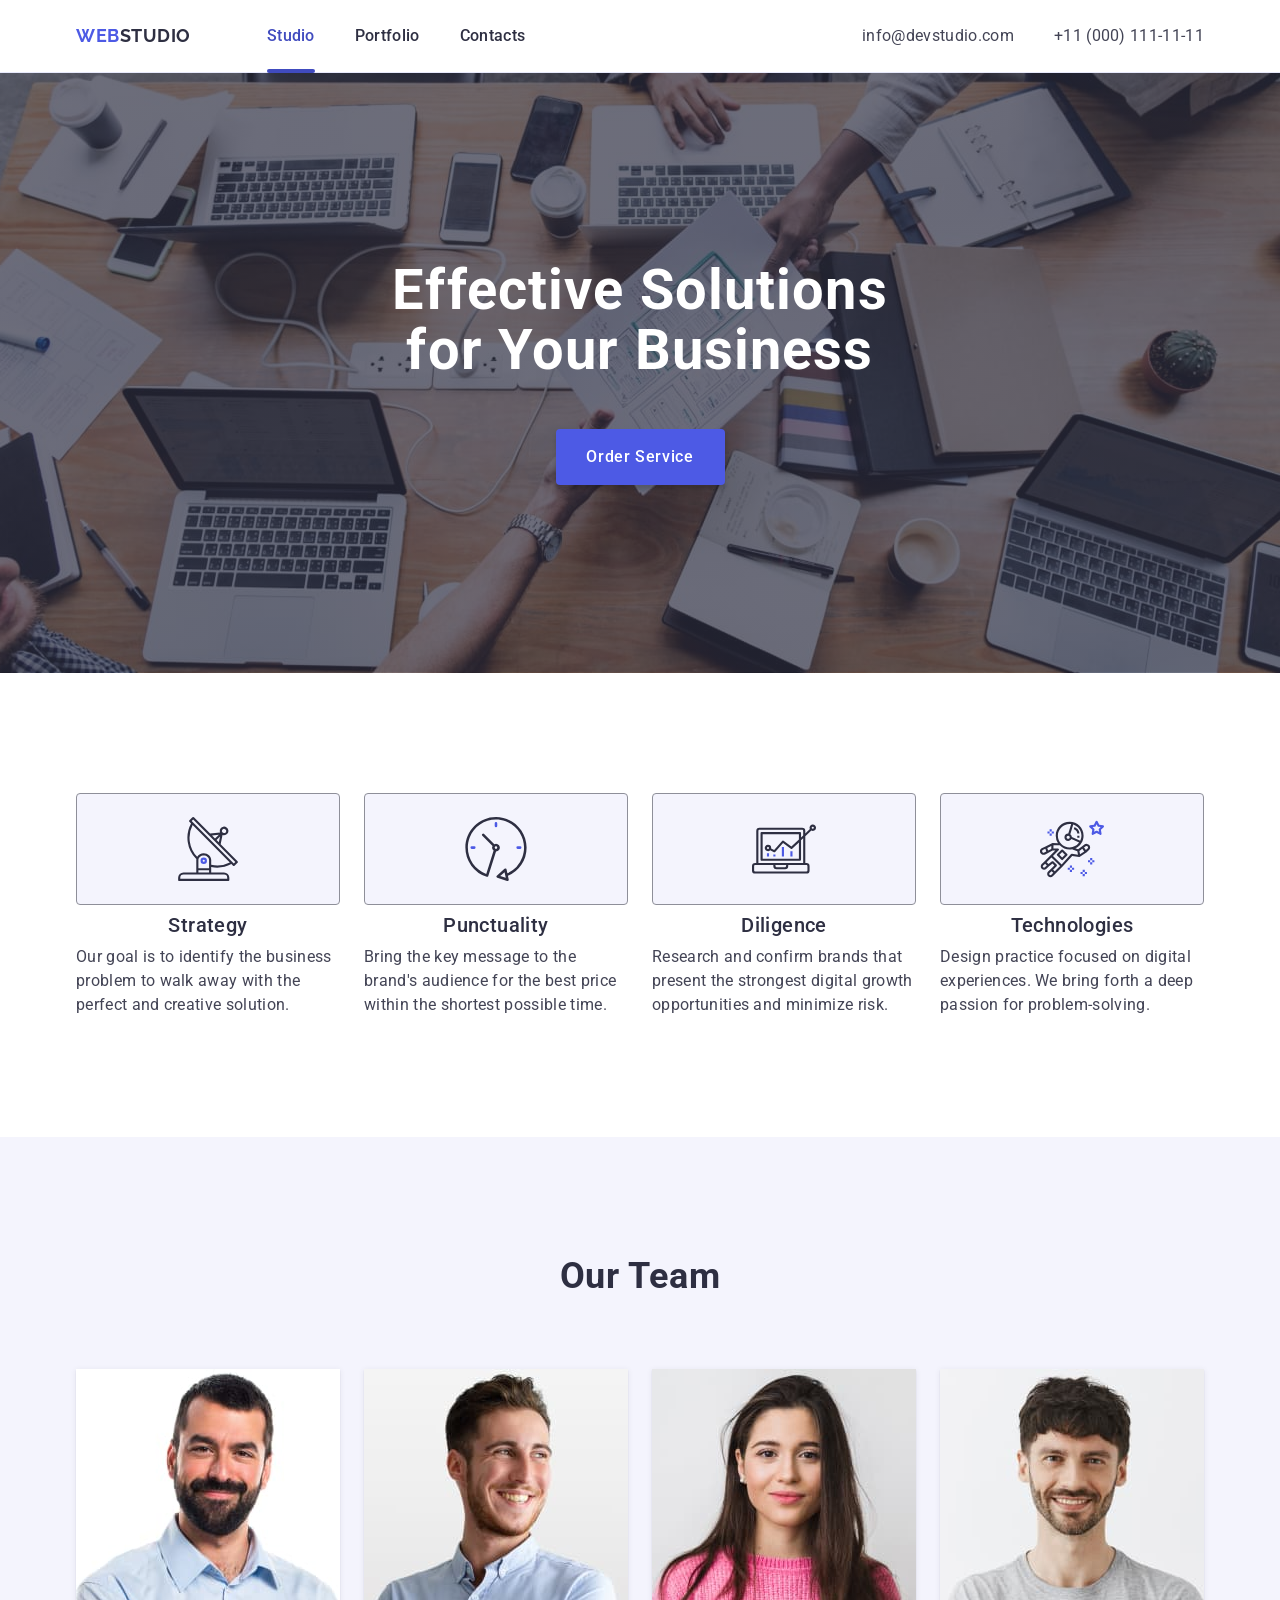
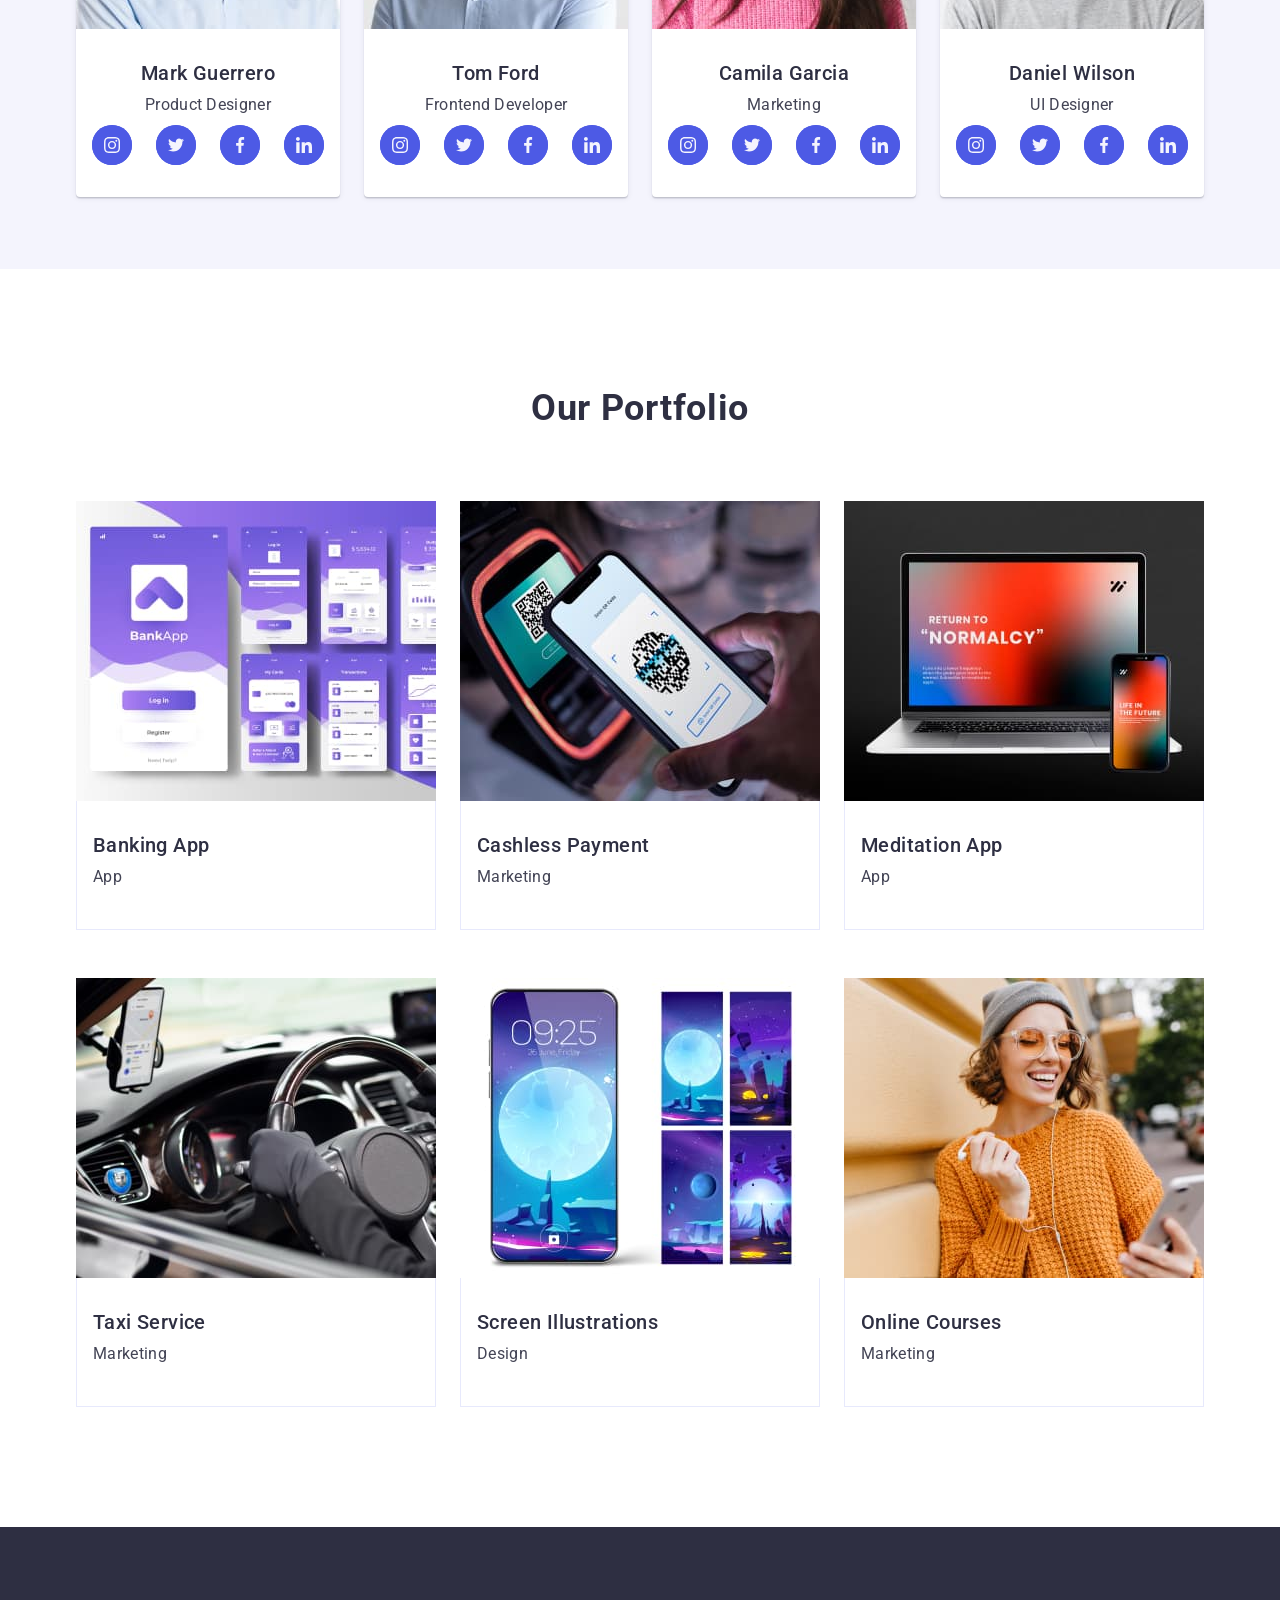
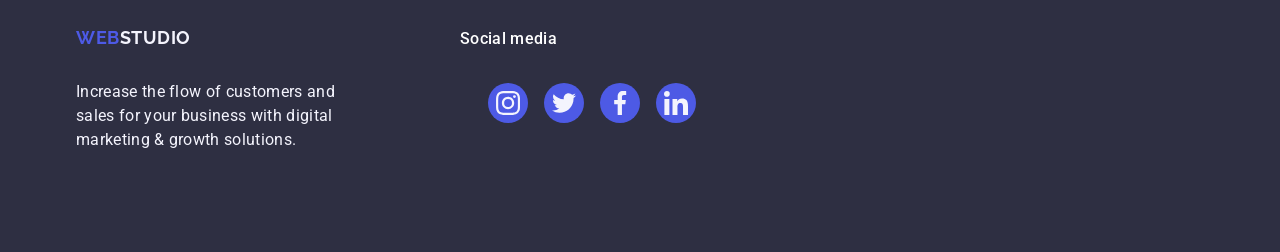
<file: index.html>
<!DOCTYPE html>
<html lang="en">
  <head>
    <title>MSi Homework04</title>
    <meta charset="UTF-8" />
    <meta name="viewport" content="width=device-width, initial-scale=1.0" />
    <link
      rel="stylesheet"
      href="https://cdnjs.cloudflare.com/ajax/libs/modern-normalize/2.0.0/modern-normalize.min.css"
      integrity="sha512-4xo8blKMVCiXpTaLzQSLSw3KFOVPWhm/TRtuPVc4WG6kUgjH6J03IBuG7JZPkcWMxJ5huwaBpOpnwYElP/m6wg=="
      crossorigin="anonymous"
      referrerpolicy="no-referrer"
    />
    <link rel="stylesheet" href="./css/index.css" />
    <link rel="preconnect" href="https://fonts.googleapis.com" />
    <link rel="preconnect" href="https://fonts.gstatic.com" crossorigin />
    <link
      href="https://fonts.googleapis.com/css2?family=Raleway:ital,wght@0,700;1,700&family=Roboto:wght@400;500;700&display=swap"
      rel="stylesheet"
    />
  </head>
  <body>
    <header class="header-container">
      <div class="container header-wrap">
        <nav class="header-nav">
          <!--Logo-->

          <a href="/goit-markup-hw-02/index.html" class="web-logo"
            >Web<span class="studio-logo">Studio</span></a
          >
          <!--Paga navigation-->

          <ul style="list-style: none" class="nav-ul-container">
            <li>
              <a href="./index.html" class="nav nav-bottom color">Studio</a>
            </li>
            <li>
              <a href="" class="nav">Portfolio</a>
            </li>
            <li>
              <a href="" class="nav">Contacts</a>
            </li>
          </ul>
        </nav>
        <!--Address-->

        <address class="address">
          <ul style="list-style: none" class="address-ul-container">
            <li>
              <a href="mailto:info@devstudio.com" class="adres"
                >info@devstudio.com</a
              >
            </li>
            <li>
              <a href="tel:+110001111111" class="adres">+11 (000) 111-11-11</a>
            </li>
          </ul>
        </address>
      </div>
    </header>

    <main>
      <section class="solutions">
        <div class="container">
          <h1 class="hero">Effective Solutions for Your Business</h1>

          <button type="button" class="button-service">Order Service</button>
        </div>
      </section>
      <section class="sectionstrategy">
        <div class="container">
          <h2 class="visually-hidden">Section 2</h2>

          <ul style="list-style: none" class="ul-section-strategy">
            <li class="li-section-strategy">
              <div class="icon-box">
                <svg class="icon" width="64" height="64">
                  <use href="./images/icons.svg#icon-antenna-1"></use>
                </svg>
              </div>
              <h3 class="subsection-title">Strategy</h3>
              <p class="section-strategy">
                Our goal is to identify the business problem to walk away with
                the perfect and creative solution.
              </p>
            </li>
            <li class="li-section-strategy">
              <div class="icon-box">
                <svg class="icon" width="64" height="64">
                  <use href="./images/icons.svg#icon-clock-1"></use>
                </svg>
              </div>
              <h3 class="subsection-title">Punctuality</h3>
              <p class="section-strategy">
                Bring the key message to the brand's audience for the best price
                within the shortest possible time.
              </p>
            </li>
            <li class="li-section-strategy">
              <div class="icon-box">
                <svg class="icon" width="64" height="64">
                  <use href="./images/icons.svg#icon-diagram-1"></use>
                </svg>
              </div>
              <h3 class="subsection-title">Diligence</h3>
              <p class="section-strategy">
                Research and confirm brands that present the strongest digital
                growth opportunities and minimize risk.
              </p>
            </li>
            <li class="li-section-strategy">
              <div class="icon-box">
                <svg class="icon" width="64" height="64">
                  <use href="./images/icons.svg#icon-astronaut-1"></use>
                </svg>
              </div>
              <h3 class="subsection-title">Technologies</h3>
              <p class="section-strategy">
                Design practice focused on digital experiences. We bring forth a
                deep passion for problem-solving.
              </p>
            </li>
          </ul>
        </div>
      </section>
      <section class="our-team">
        <div class="container">
          <h2 class="section-title">Our Team</h2>
          <ul style="list-style: none" class="teamli">
            <li class="team">
              <img src="./images/Face_1s.jpg" alt="Product Designer" />
              <div class="cardtext">
                <h3 class="subsection-title">Mark Guerrero</h3>
                <p class="text-team">Product Designer</p>
                <ul class="social-icon-box">
                  <li class="social-icon-circle">
                    <a href="insta" class="social-icon-link"
                      ><svg class="social-icon" width="16" height="16">
                        <use href="./images/icons.svg#icon-instagram"></use>
                      </svg>
                    </a>
                  </li>
                  <li class="social-icon-circle">
                    <a href="twit" class="social-icon-link"
                      ><svg class="social-icon" width="16" height="16">
                        <use href="./images/icons.svg#icon-twitter"></use>
                      </svg>
                    </a>
                  </li>
                  <li class="social-icon-circle">
                    <a href="face" class="social-icon-link"
                      ><svg class="social-icon" width="16" height="16">
                        <use href="./images/icons.svg#icon-facebook"></use>
                      </svg>
                    </a>
                  </li>
                  <li class="social-icon-circle">
                    <a href="link" class="social-icon-link"
                      ><svg class="social-icon" width="16" height="16">
                        <use href="./images/icons.svg#icon-linkedin"></use>
                      </svg>
                    </a>
                  </li>
                </ul>
              </div>
            </li>
            <li class="team">
              <img
                src="./images/Face_2s.jpg"
                alt="Frontend Developer"
                width="264"
                height="260"
              />
              <div class="cardtext">
                <h3 class="subsection-title">Tom Ford</h3>
                <p class="text-team">Frontend Developer</p>
                <ul class="social-icon-box">
                  <li class="social-icon-circle">
                    <a href="insta" class="social-icon-link"
                      ><svg class="social-icon" width="16" height="16">
                        <use href="./images/icons.svg#icon-instagram"></use>
                      </svg>
                    </a>
                  </li>
                  <li class="social-icon-circle">
                    <a href="twit" class="social-icon-link"
                      ><svg class="social-icon" width="16" height="16">
                        <use href="./images/icons.svg#icon-twitter"></use>
                      </svg>
                    </a>
                  </li>
                  <li class="social-icon-circle">
                    <a href="face" class="social-icon-link"
                      ><svg class="social-icon" width="16" height="16">
                        <use href="./images/icons.svg#icon-facebook"></use>
                      </svg>
                    </a>
                  </li>
                  <li class="social-icon-circle">
                    <a href="link" class="social-icon-link"
                      ><svg class="social-icon" width="16" height="16">
                        <use href="./images/icons.svg#icon-linkedin"></use>
                      </svg>
                    </a>
                  </li>
                </ul>
              </div>
            </li>
            <li class="team">
              <img
                src="./images/Face_3s.jpg"
                alt="Marketing"
                width="264"
                height="260"
              />
              <div class="cardtext">
                <h3 class="subsection-title">Camila Garcia</h3>
                <p class="text-team">Marketing</p>
                <ul class="social-icon-box">
                  <li class="social-icon-circle">
                    <a href="insta" class="social-icon-link"
                      ><svg class="social-icon" width="16" height="16">
                        <use href="./images/icons.svg#icon-instagram"></use>
                      </svg>
                    </a>
                  </li>
                  <li class="social-icon-circle">
                    <a href="twit" class="social-icon-link"
                      ><svg class="social-icon" width="16" height="16">
                        <use href="./images/icons.svg#icon-twitter"></use>
                      </svg>
                    </a>
                  </li>
                  <li class="social-icon-circle">
                    <a href="face" class="social-icon-link"
                      ><svg class="social-icon" width="16" height="16">
                        <use href="./images/icons.svg#icon-facebook"></use>
                      </svg>
                    </a>
                  </li>
                  <li class="social-icon-circle">
                    <a href="link" class="social-icon-link"
                      ><svg class="social-icon" width="16" height="16">
                        <use href="./images/icons.svg#icon-linkedin"></use>
                      </svg>
                    </a>
                  </li>
                </ul>
              </div>
            </li>
            <li class="team">
              <img
                src="./images/Face_4s.jpg"
                alt="UI Designer"
                width="264"
                height="260"
              />
              <div class="cardtext">
                <h3 class="subsection-title">Daniel Wilson</h3>
                <p class="text-team">UI Designer</p>
                <ul class="social-icon-box">
                  <li class="social-icon-circle">
                    <a href="insta" class="social-icon-link"
                      ><svg class="social-icon" width="16" height="16">
                        <use href="./images/icons.svg#icon-instagram"></use>
                      </svg>
                    </a>
                  </li>
                  <li class="social-icon-circle">
                    <a href="twit" class="social-icon-link"
                      ><svg class="social-icon" width="16" height="16">
                        <use href="./images/icons.svg#icon-twitter"></use>
                      </svg>
                    </a>
                  </li>
                  <li class="social-icon-circle">
                    <a href="face" class="social-icon-link"
                      ><svg class="social-icon" width="16" height="16">
                        <use href="./images/icons.svg#icon-facebook"></use>
                      </svg>
                    </a>
                  </li>
                  <li class="social-icon-circle">
                    <a href="link" class="social-icon-link"
                      ><svg class="social-icon" width="16" height="16">
                        <use href="./images/icons.svg#icon-linkedin"></use>
                      </svg>
                    </a>
                  </li>
                </ul>
              </div>
            </li>
          </ul>
        </div>
      </section>
      <section class="our-portfolio">
        <div class="container">
          <h2 class="section-title">Our Portfolio</h2>
          <ul style="list-style: none" class="ul-section-portfolio">
            <li class="li-section-portfolio">
              <div class="box">
                <img
                  src="./images/PortfolioBakingAppInterfaceConcept.jpg"
                  alt="Banking App Interface Concept"
                  width="360"
                  height="300"
                />
                <p class="overlay">
                  14 Stylish and User-Friendly App Design Concepts · Task
                  Manager App · Calorie Tracker App · Exotic Fruit Ecommerce App
                  · Cloud Storage App
                </p>
              </div>
              <div class="li-section3-text">
                <h3 class="card">Banking App</h3>
                <p class="text-content">App</p>
              </div>
            </li>
            <li class="li-section-portfolio">
              <div class="box">
                <img
                  src="./images/PortfolioCashlessPayment.jpg"
                  alt="Cashless Payment"
                  width="360"
                  height="300"
                />

                <p class="overlay">
                  14 Stylish and User-Friendly App Design Concepts · Task
                  Manager App · Calorie Tracker App · Exotic Fruit Ecommerce App
                  · Cloud Storage App
                </p>
              </div>
              <div class="li-section3-text">
                <h3 class="card">Cashless Payment</h3>
                <p class="text-content">Marketing</p>
              </div>
            </li>
            <li class="li-section-portfolio">
              <div class="box">
                <img
                  src="./images/PortfolioMediationApp.jpg"
                  alt="Maditation App"
                  width="360"
                  height="300"
                />

                <p class="overlay">
                  14 Stylish and User-Friendly App Design Concepts · Task
                  Manager App · Calorie Tracker App · Exotic Fruit Ecommerce App
                  · Cloud Storage App
                </p>
              </div>
              <div class="li-section3-text">
                <h3 class="card">Meditation App</h3>
                <p class="text-content">App</p>
              </div>
            </li>
            <li class="li-section-portfolio">
              <div class="box">
                <img
                  src="./images/PortfolioTaxiService.jpg"
                  alt="Taxi Service"
                  width="360"
                  height="300"
                />

                <p class="overlay">
                  14 Stylish and User-Friendly App Design Concepts · Task
                  Manager App · Calorie Tracker App · Exotic Fruit Ecommerce App
                  · Cloud Storage App
                </p>
              </div>
              <div class="li-section3-text">
                <h3 class="card">Taxi Service</h3>
                <p class="text-content">Marketing</p>
              </div>
            </li>
            <li class="li-section-portfolio">
              <div class="box">
                <img
                  src="./images/PortfolioScreenIllustrations.jpg"
                  alt="Screen Illustrations"
                  width="360"
                  height="300"
                />

                <p class="overlay">
                  14 Stylish and User-Friendly App Design Concepts · Task
                  Manager App · Calorie Tracker App · Exotic Fruit Ecommerce App
                  · Cloud Storage App
                </p>
              </div>
              <div class="li-section3-text">
                <h3 class="card">Screen Illustrations</h3>
                <p class="text-content">Design</p>
              </div>
            </li>
            <li class="li-section-portfolio">
              <div class="box">
                <img
                  src="./images/PortfolioOnlineCourses.jpg"
                  alt="Online Courses"
                  width="360"
                  height="300"
                />

                <p class="overlay">
                  14 Stylish and User-Friendly App Design Concepts · Task
                  Manager App · Calorie Tracker App · Exotic Fruit Ecommerce App
                  · Cloud Storage App
                </p>
              </div>
              <div class="li-section3-text">
                <h3 class="card">Online Courses</h3>
                <p class="text-content">Marketing</p>
              </div>
            </li>
          </ul>
        </div>
      </section>
    </main>
    <footer class="footer">
      <div class="container footer-wrap">
        <div class="footer-box">
          <a href="" class="web-logo-footer"
            >Web<span class="studio-logo-footer">Studio</span></a
          >
          <p class="footer-text">
            Increase the flow of customers and sales for your business with
            digital marketing & growth solutions.
          </p>
        </div>
        <div class="footer-box">
          <p class="footer-social-media-text">Social media</p>
          <ul class="social-icon-box-footer">
            <li class="footer-social-icon-circle">
              <a href="insta" class="footer-social-text"
                ><svg class="fill" width="24" height="24">
                  <use href="./images/icons.svg#icon-instagram"></use>
                </svg>
              </a>
            </li>
            <li class="footer-social-icon-circle">
              <a href="twit" class="footer-social-text"
                ><svg class="fill" width="24" height="24">
                  <use href="./images/icons.svg#icon-twitter"></use>
                </svg>
              </a>
            </li>
            <li class="footer-social-icon-circle">
              <a href="face" class="footer-social-text"
                ><svg class="fill" width="24" height="24">
                  <use href="./images/icons.svg#icon-facebook"></use>
                </svg>
              </a>
            </li>
            <li class="footer-social-icon-circle">
              <a href="link" class="footer-social-text"
                ><svg class="fill" width="24" height="24">
                  <use href="./images/icons.svg#icon-linkedin"></use>
                </svg>
              </a>
            </li>
          </ul>
        </div>
      </div>
    </footer>
  </body>
</html>
</file>
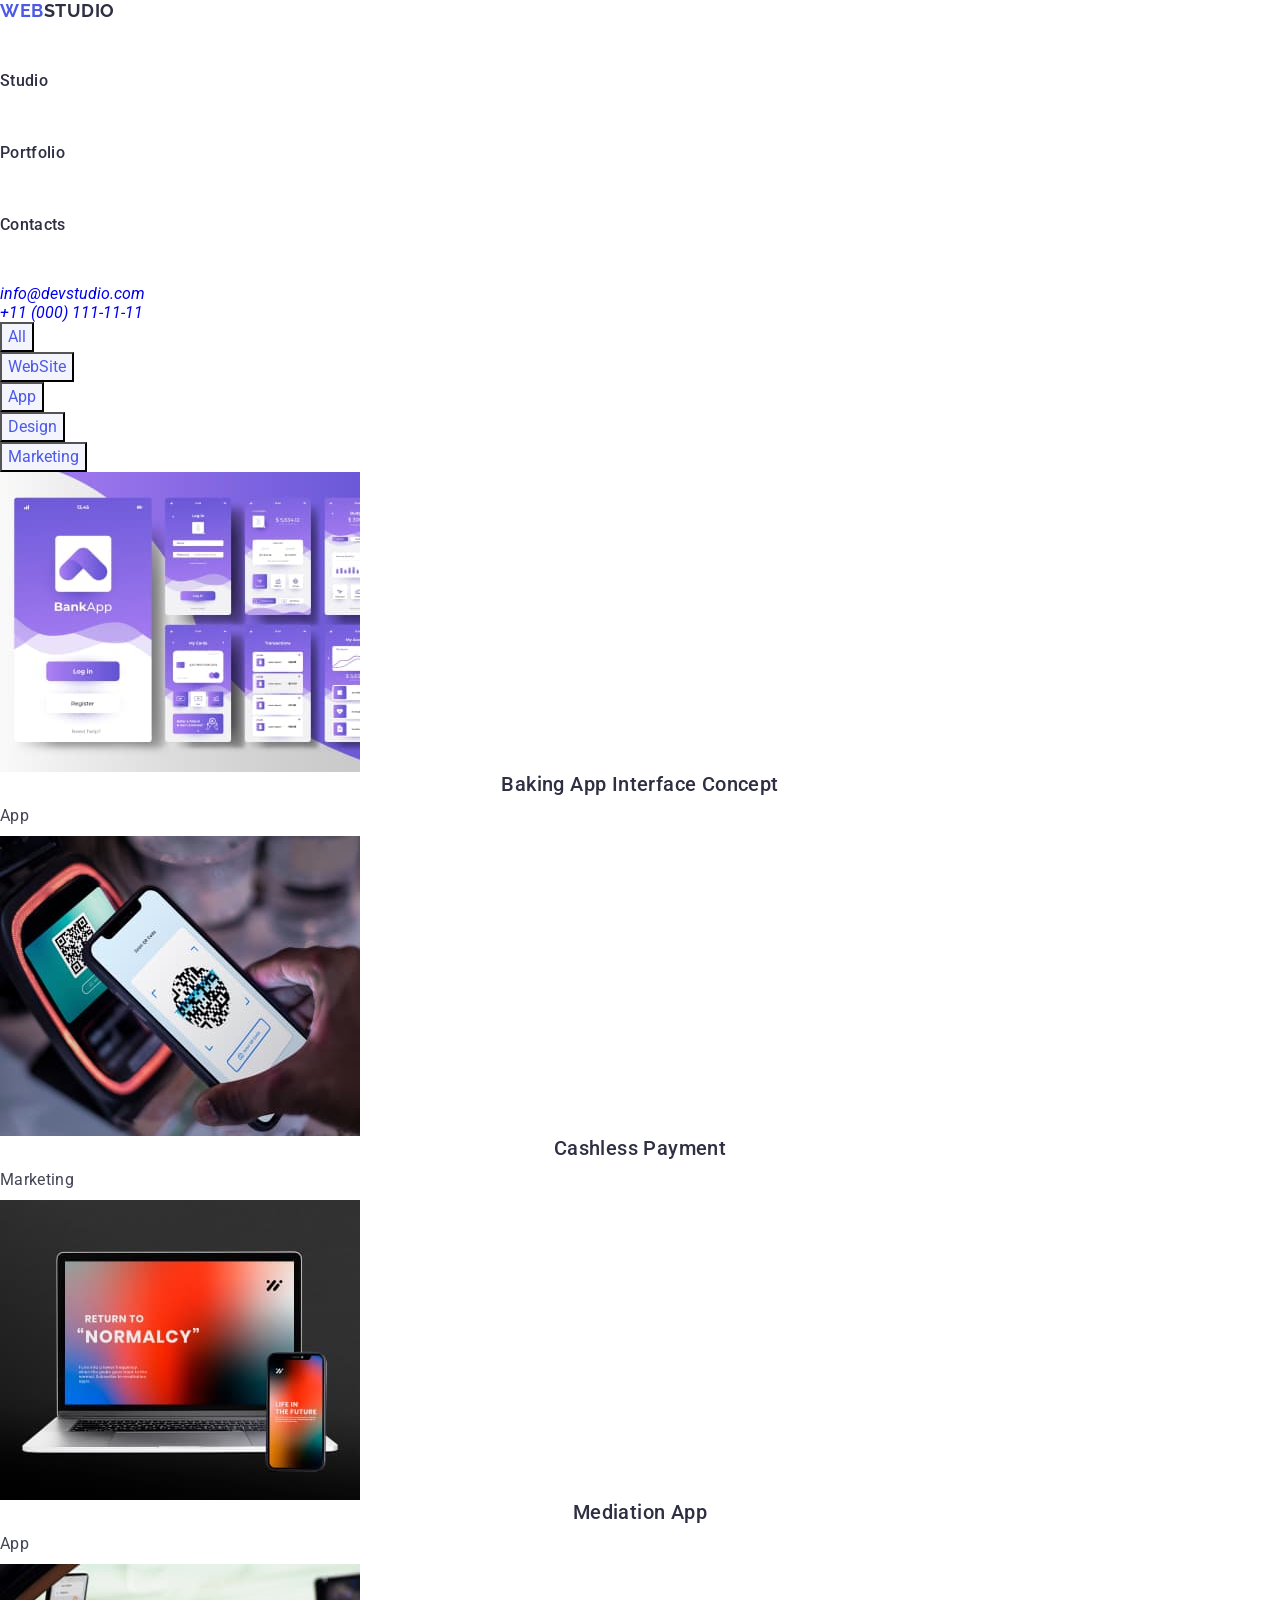
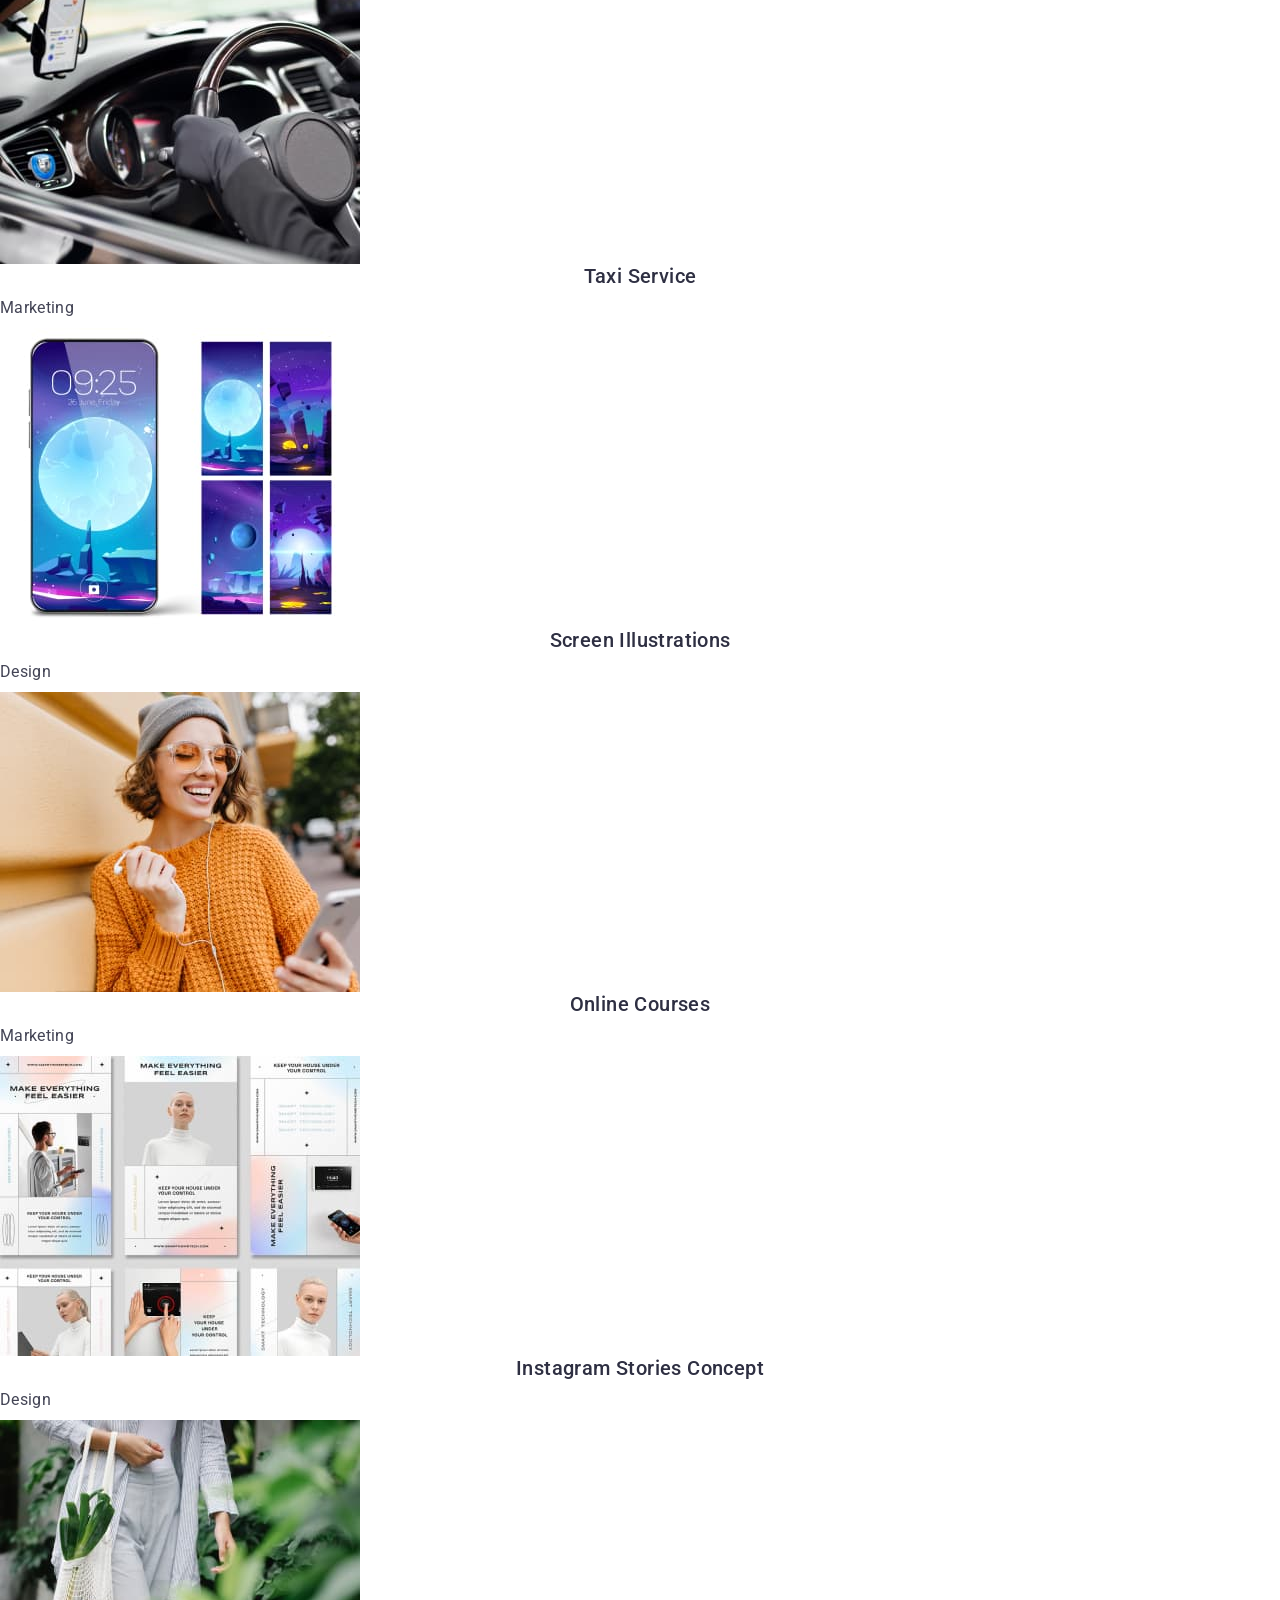
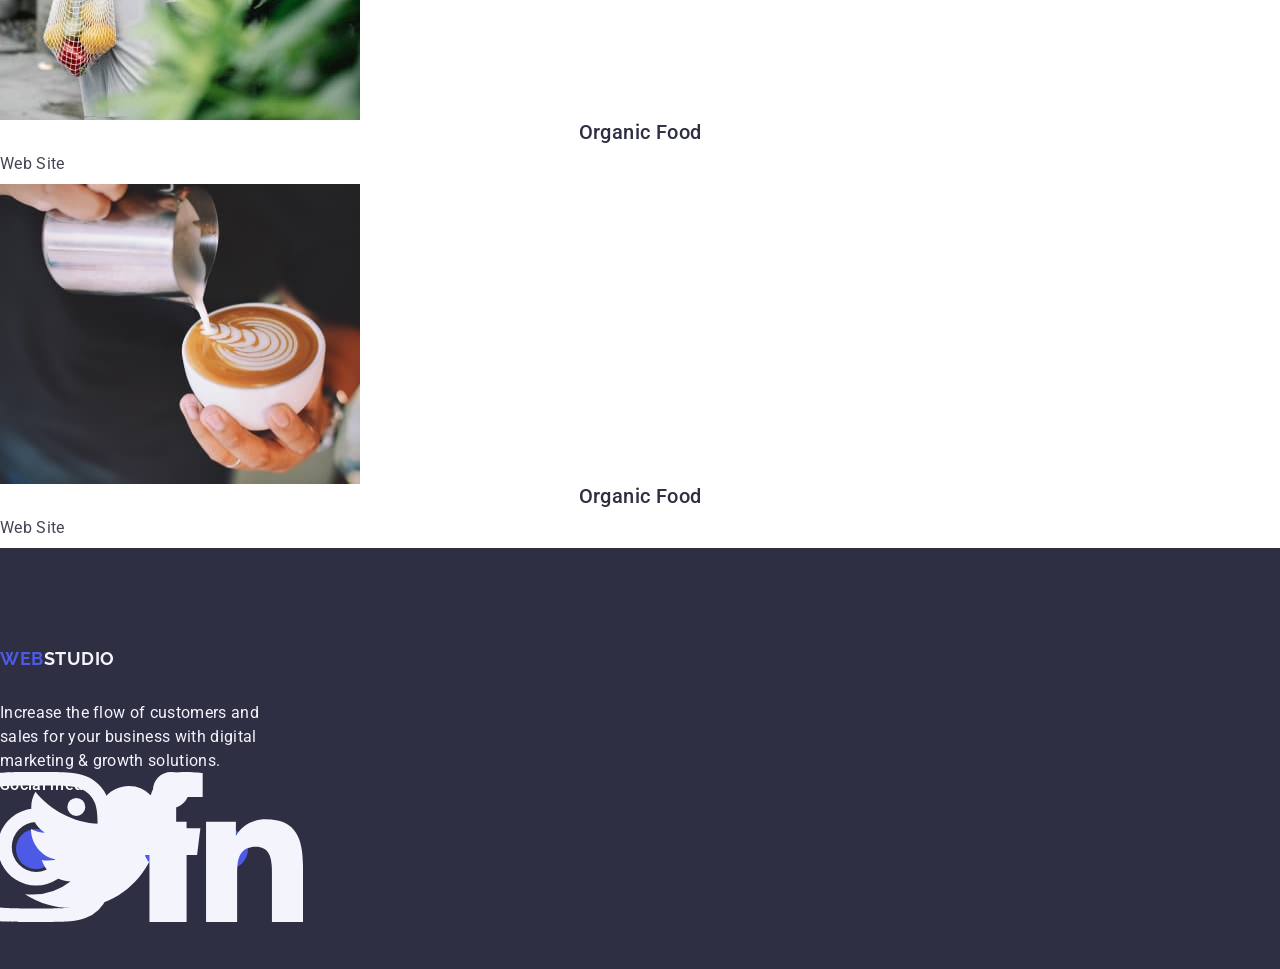
<file: portfolio.html>
<!DOCTYPE html>
<html lang="en">
  <head>
    <meta charset="UTF-8" />
    <meta name="viewport" content="width=device-width, initial-scale=1.0" />
    <title>Portfolio-HW4</title>
    <link
      rel="stylesheet"
      href="https://cdnjs.cloudflare.com/ajax/libs/modern-normalize/2.0.0/modern-normalize.min.css"
      integrity="sha512-4xo8blKMVCiXpTaLzQSLSw3KFOVPWhm/TRtuPVc4WG6kUgjH6J03IBuG7JZPkcWMxJ5huwaBpOpnwYElP/m6wg=="
      crossorigin="anonymous"
      referrerpolicy="no-referrer"
    />
    <link rel="stylesheet" href="./css/index.css" />
    <link rel="preconnect" href="https://fonts.googleapis.com" />
    <link rel="preconnect" href="https://fonts.gstatic.com" crossorigin />
    <link
      href="https://fonts.googleapis.com/css2?family=Raleway:wght@800&family=Roboto:wght@400;500;700;900&display=swap"
      rel="stylesheet"
    />
  </head>
  <body>
    <header>
      <div class="container-top-line">
        <!--container 1-->
        <!--Logo-->
        <div class="container-logo-top-line">
          <!--container 2-->
          <a href="./index.html" class="web-logo"
            >Web<span class="studio-logo">Studio</span></a
          >
        </div>
        <!--container 2 END-->
        <!--Page navigation-->
        <nav class="nav">
          <ul class="container-links-top-line">
            <!--container 3-->
            <li class="container-address-top-line-children">
              <a href="./index.html" class="nav">Studio</a>
            </li>
            <li class="container-address-top-line-children">
              <a href="./portfolio.html" class="nav">Portfolio</a>
            </li>
            <li class="container-address-top-line-children">
              <a href="" class="nav">Contacts</a>
            </li>
          </ul>
          <!--container 3 END-->
        </nav>
        <!--Address-->
        <address>
          <ul class="container-address-top-line">
            <!--container 4-->
            <li>
              <a href="mailto:info@devstudio.com" class="addrees"
                >info@devstudio.com</a
              >
            </li>
            <li>
              <a href="tel:+110001111111" class="addrees"
                >+11 (000) 111-11-11</a
              >
            </li>
          </ul>
          <!--container 4 EDN-->
        </address>
      </div>
      <!--container 1 -END-->
    </header>
    <main>
      <!--<h1>Portfolio Page</h1>-->
      <section class="section-portfolio">
        <ul class="container-buttons">
          <li>
            <button type="button" class="button-item">All</button>
          </li>
          <li><button type="button" class="button-item">WebSite</button></li>
          <li><button type="button" class="button-item">App</button></li>
          <li><button type="button" class="button-item">Design</button></li>
          <li><button type="button" class="button-item">Marketing</button></li>
        </ul>

        <ul class="container-portfolio">
          <li class="container-portfolio-card">
            <img
              src="./images/Portfolio_Baking App Interface Concept.jpg"
              alt="Baking App Interface Concept"
              width="360"
              height="300"
            />
            <div class="container-portfolio-text">
              <h3 class="subsection-title">Baking App Interface Concept</h3>
              <p class="text-content">App</p>
            </div>
          </li>
          <li class="container-portfolio-card">
            <img
              src="./images/Portfolio_Cashless Payment.jpg"
              alt="Cashless Payment"
              width="360"
              height="300"
            />
            <div class="container-portfolio-text">
              <h3 class="subsection-title">Cashless Payment</h3>
              <p class="text-content">Marketing</p>
            </div>
          </li>
          <li class="container-portfolio-card">
            <img
              src="./images/Portfolio_Mediation App.jpg"
              alt="Madiation App"
              width="360"
              height="300"
            />
            <div class="container-portfolio-text">
              <h3 class="subsection-title">Mediation App</h3>
              <p class="text-content">App</p>
            </div>
          </li>
          <li class="container-portfolio-card">
            <img
              src="./images/Portfolio_Taxi Service.jpg"
              alt="Taxi Service"
              width="360"
              height="300"
            />
            <div class="container-portfolio-text">
              <h3 class="subsection-title">Taxi Service</h3>
              <p class="text-content">Marketing</p>
            </div>
          </li>
          <li class="container-portfolio-card">
            <img
              src="./images/Portfolio_Screen Illustrations.jpg"
              alt="Screen Illustrations"
              width="360"
              height="300"
            />
            <div class="container-portfolio-text">
              <h3 class="subsection-title">Screen Illustrations</h3>
              <p class="text-content">Design</p>
            </div>
          </li>
          <li class="container-portfolio-card">
            <img
              src="./images/Portfolio_Online Courses.jpg"
              alt="Online Courses"
              width="360"
              height="300"
            />
            <div class="container-portfolio-text">
              <h3 class="subsection-title">Online Courses</h3>
              <p class="text-content">Marketing</p>
            </div>
          </li>
          <li class="container-portfolio-card">
            <img
              src="./images/Portfolio_Instagram Stories Concept.jpg"
              alt="Instagram Stories Concept"
              width="360"
              height="300"
            />
            <div class="container-portfolio-text">
              <h3 class="subsection-title">Instagram Stories Concept</h3>
              <p class="text-content">Design</p>
            </div>
          </li>
          <li class="container-portfolio-card">
            <img
              src="./images/Portfolio_Organic Food.jpg"
              alt="Organic Food"
              width="360"
              height="300"
            />
            <div class="container-portfolio-text">
              <h3 class="subsection-title">Organic Food</h3>
              <p class="text-content">Web Site</p>
            </div>
          </li>
          <li class="container-portfolio-card">
            <img
              src="./images/Portfolio_Fresh Coffee.jpg"
              alt="Fresh Coffe"
              width="360"
              height="300"
            />
            <div class="container-portfolio-text">
              <h3 class="subsection-title">Organic Food</h3>
              <p class="text-content">Web Site</p>
            </div>
          </li>
        </ul>
      </section>
    </main>
    <footer class="footer">
      <ul class="container-footer">
        <li class="footer-box">
          <div class="container-footer-weblogo">
            <a href="./index.html" class="web-logo-footer"
              >Web<span class="studio-logo-footer">Studio</span></a
            >
          </div>
          <p class="footer-text">
            Increase the flow of customers and sales for your business with
            digital marketing & growth solutions.
          </p>
        </li>
        <li class="footer-box">
          <span class="footer-social-media-text">Social media</span>
          <ul class="social-icon-box">
            <li class="footer-social-icon-circle">
              <a href="#0"
                ><svg class="footer-social-icon">
                  <use href="./images/icons.svg#icon-instagram"></use></svg
              ></a>
            </li>
            <li class="footer-social-icon-circle">
              <a href="#0"
                ><svg class="footer-social-icon">
                  <use href="./images/icons.svg#icon-twitter"></use></svg
              ></a>
            </li>
            <li class="footer-social-icon-circle">
              <a href="#0"
                ><svg class="footer-social-icon">
                  <use href="./images/icons.svg#icon-facebook"></use></svg
              ></a>
            </li>
            <li class="footer-social-icon-circle">
              <a href="#0"
                ><svg class="footer-social-icon">
                  <use href="./images/icons.svg#icon-linkedin"></use></svg
              ></a>
            </li>
          </ul>
        </li>
      </ul>
    </footer>
  </body>
</html>
</file>
<file: css/index.css>
:root {
  --primary-brand: #4d5ae5;
  --pressed-state: #404bbf;
  --dark: #2e2f42;
  --success: #31d0aa;
  --text: #434455;
  --acent: #e7e9fc;
  --cloud: #f4f4fd;
  --modal-overlay: #2e2f42;
  --hero-background: #2e2f42;
  --white-background: #ffffff;
  --modal-background: #fcfcfc;
  --light-slate: #8e8f99;
  --main-font: Roboto, sans-serif;
  --animation-transition: 250ms, cubic-brezier (0.4, 0, 0.2, 1);
}
body {
  font-family: var(--main-font);
  color: var(--text);

  background-color: var(--white-background);
}
h1,
h2,
h3,
h4,
h5,
h6,
p {
  margin: 0;
  padding: 0;
}
a {
  text-decoration: none;
}
img {
  display: block;
}
.web-logo {
  color: var(--primary-brand);
  font-family: "Raleway", sans-serif;
  font-size: 18px;
  font-style: normal;
  font-weight: 700;
  line-height: 1.17; /* 116.667% */
  letter-spacing: 0.03em;
  text-transform: uppercase;
  margin-right: 76px;
}
.studio-logo {
  color: var(--dark);
}

.studio-logo:hover,
.studio-logo:focus {
  color: var(--pressed-state);
}
.list-style {
  list-style: none;
}
.nav {
  color: var(--dark);
  font-weight: 500;
  line-height: 1.5;
  font-family: Roboto;
  font-size: 16px;
  font-weight: 500;
  letter-spacing: 0.02em;
  padding: 24px 0;
  display: block;
  position: relative;
  transition: color 250ms cubic-bezier(0.4, 0, 0.2, 1);
}
.nav:hover,
.nav:focus {
  color: var(--pressed-state);
}
.nav-bottom::after {
  content: "";
  width: 100%;
  position: absolute;
  left: 0;
  bottom: -1px;
  height: 4px;
  background-color: var(--pressed-state);
  border-radius: 2px;
}
.color {
  color: var(--pressed-state);
}
.address {
  font-style: normal;
}
/**/
.solutions {
  background-image: linear-gradient(
      rgba(46, 47, 66, 0.7),
      rgba(46, 47, 66, 0.7)
    ),
    url(../images/img-name.jpg);
  max-width: 1440px;
  background-repeat: no-repeat;
  background-position: center;
  background-size: cover;
  text-align: center;
  padding: 188px 0;
  margin-left: auto;
  margin-right: auto;
}
.solutions .container {
  flex-direction: column;
}
.hero {
  color: var(--white-background);
  text-align: center;
  font-family: Roboto;
  font-size: 56px;
  font-style: normal;
  font-weight: 700;
  line-height: 1.07;
  letter-spacing: 1.12px;
  max-width: 496px;
  margin-left: auto;
  margin-right: auto;
  margin-bottom: 48px;
}
.button {
  display: block;
  margin-top: 48px;
  width: 169px;
  height: 56px;
  margin-left: auto;
  margin-right: auto;
}
.button-service {
  font-family: "Roboto", sans-serif;
  background: var(--primary-brand);
  color: var(--white-background);
  cursor: pointer;
  font-family: "Roboto", sans-serif;
  font-size: 16px;
  font-weight: 500;
  line-height: 1.5;
  letter-spacing: 0.04em;
  padding: 16px 24px 16px 24px;
  border-radius: 4px;
  border: none;
  box-shadow: 0px 4px 4px 0px #00000026;
  display: block;
  min-width: 169px;
  height: 56px;
  margin: 0 auto;
  transition: background-color 250ms cubic-bezier(0.4, 0, 0.2, 1);
}
.button-service:hover,
.button-service:focus {
  background-color: var(--pressed-state);
}
.section-title {
  color: var(--navyblue, #2e2f42);
  text-align: center;
  font-size: 36px;
  font-weight: 700;
  line-height: 1.11;
  letter-spacing: 0.72px;
  text-transform: capitalize;
  margin-bottom: 72px;
}
.subsection-title {
  /* Header 3 */
  color: var(--dark);
  font-size: 20px;
  font-weight: 500;
  line-height: 1.2; /* 120% */
  letter-spacing: 0.4px;
  text-align: center;
  margin-bottom: 8px;
}

.text-team {
  font-family: Roboto;
  font-size: 16px;
  font-weight: 400;
  line-height: 1.5;
  letter-spacing: 0.02em;
  text-align: center;
  margin-bottom: 8px;
}
.our-team {
  background-color: var(--cloud);
  height: 732px;
  padding: 120px 0;
}
.our-team .container {
  flex-direction: column;
}
.button-item {
  color: var(--primary-brand);
  background-color: var(--cloud);

  font-weight: medium;
  size: 16px;
  line-height: 1.5;
  letter-spacing: 2%;
  cursor: pointer;
}
.button-item:hover,
.button-item:focus {
  color: var(--cloud);
  background-color: var(--primary-brand);
}
.text-content {
  color: var(--text);
  font-size: 16px;
  line-height: 1.5;
  letter-spacing: 0.02em;
  margin-bottom: 8px;
}
.adres {
  color: var(--text);
  size: 16px;
  font-family: Roboto;
  font-weight: 400;
  line-height: 1.5;
  letter-spacing: 0.02em;
  transition: color 250ms cubic-bezier(0.4, 0, 0.2, 1);
}
.adres:hover,
.adres:focus {
  color: var(--pressed-state);
}
.footer {
  background-color: var(--hero-background);
  color: var(--cloud);
  padding: 100px 0;
}
.web-logo-footer {
  color: var(--primary-brand);
  font-family: "Raleway", sans-serif;
  font-size: 18px;
  font-style: normal;
  font-weight: 700;
  line-height: 1.17; /* 116.667% */
  letter-spacing: 0.54px;
  text-transform: uppercase;
  display: inline-block;
  margin-bottom: 16px;
}
.studio-logo-footer {
  color: var(--cloud);
}
.studio-logo-footer:hover,
.studio-logo-footer:focus {
  color: var(--pressed-state);
}
.footer-text {
  font-family: Roboto;
  font-size: 16px;
  font-weight: 400;
  line-height: 1.5;
  letter-spacing: 0.02em;
  max-width: 264px;
}
.section-strategy {
  line-height: 1.5;
  letter-spacing: 0.02em;
}
.doing {
  background-color: var(--cloud);
}
.card {
  font-weight: 500;
  font-size: 20px;
  line-height: 1.2;
  letter-spacing: 0.02em;
  color: var(--dark);
  margin-bottom: 8px;
}
.team {
  background-color: var(--white-background);
  width: calc((100% - 72px) / 4);
  border-radius: 0 0 4px 4px;
  box-shadow: 0px 1px 6px rgba(46, 47, 66, 0.08),
    0px 1px 1px rgba(46, 47, 66, 0.16), 0px 2px 1px rgba(46, 47, 66, 0.08);
}

.body-container {
  /*max-width: 1440px;*/
}
.header-container {
  border-bottom: 1px solid var(--acent);
  box-shadow: 0px 2px 1px rgba(46, 47, 66, 0.08),
    0px 1px 1px rgba(46, 47, 66, 0.16), 0px 1px 6px rgba(46, 47, 66, 0.08);
}
ul {
  margin: 0;
  padding: 0;
}

address {
  margin-left: auto;
}
.nav-ul-container {
  display: flex;
  width: 261px;
  gap: 40px;
}
.address-ul-container {
  display: flex;
  gap: 40px;
}
.ul-section-strategy {
  display: flex;

  margin-left: auto;
  margin-right: auto;
  gap: 24px;
}
.li-section-strategy {
  width: calc((100% - 72px) / 4);
}
.title2 {
  display: none;
}
.teamli {
  display: flex;

  width: 1128px;
  gap: 24px;
  margin-left: auto;
  margin-right: auto;
}
.cardtext {
  padding: 32px 0;
}
.container {
  width: 1158px;
  margin: 0 auto;
  padding: 0 15px;
}
.sectionstrategy {
  padding: 120px 0;
}

.our-portfolio {
  padding: 120px 0;
}

.ul-section-portfolio {
  display: flex;
  flex-wrap: wrap;
  column-gap: 24px;
  row-gap: 48px;
  max-width: 1128px;
  justify-content: space-between;
  margin-left: auto;
  margin-right: auto;
}
.li-section-portfolio {
  width: calc((100% - 48px) / 3);
  transition: box-shadow 250ms cubic-bezier(0.4, 0, 0.2, 1);
}

.li-section-portfolio:hover,
.li-section-portfolio:focus {
  box-shadow: 0 2px 1px 0 rgba(46, 47, 66, 0.08),
    0 1px 1px 0 rgba(46, 47, 66, 0.16), 0 1px 6px 0 rgba(46, 47, 66, 0.08);
  cursor: pointer;
}
.li-section-portfolio:hover .overlay,
.li-section-portfolio:focus .overlay {
  transform: translateY(0);
}
.li-section3-text {
  padding: 32px 16px;
  border: 1px solid var(--acent);
  border-top: none;
}
.container-footer {
}
.header-nav {
  display: flex;
  align-items: center;
}
.visually-hidden {
  position: absolute;
  width: 1px;
  height: 1px;
  margin: -1px;
  border: 0;
  padding: 0;
  white-space: nowrap;
  clip-path: inset(100%);
  clip: rect(0 0 0 0);
  overflow: hidden;
}
.our-portfolio .container {
  flex-direction: column;
}

.header-wrap {
  display: flex;
  align-items: center;
}
.icon-box {
  display: flex;
  justify-content: center;
  align-items: center;
  width: 264px;
  height: 112px;
  flex-shrink: 0;
  border-radius: 4px;
  background: var(--cloud);
  border: 1px solid var(--light-slate);
  margin-bottom: 8px;
}
.icon {
  display: flex;
  width: 64px;
  height: 64px;
  outline-style: var(--primary-brand);
}
.social-icon-circle {
  display: inline-flex;
  width: 40px;
  height: 40px;
  background-color: var(--primary-brand);
  border-radius: 50%;
  justify-content: center;
  align-items: center;
}
.social-icon {
  fill: var(--cloud);
}
.social-icon-box {
  display: flex;
  width: 232px;
  justify-content: center;
  gap: 24px;
  margin-left: auto;
  margin-right: auto;
}
.social-icon-box-footer {
  display: flex;
  width: 232px;
  justify-content: center;
  gap: 16px;
  margin-left: auto;
  margin-right: auto;
}
.social-icon-link {
  width: 100%;
  height: 100%;
  display: flex;
  align-items: center;
  justify-content: center;
  transition: background-color 250ms cubic-bezier(0.4, 0, 0.2, 1);
  background-color: var(--primary-brand);
  border-radius: 50%;
}
.social-icon-link:hover,
.social-icon-link:focus {
  background-color: var(--pressed-state);
}
.footer-box {
  display: flex;
  flex-direction: column;
  gap: 16px;
  width: 264px;
  margin-right: 120px;
}
.footer-social-media-text {
  color: #ffffff;
  font-family: Roboto;
  font-size: 16px;
  font-style: normal;
  font-weight: 500;
  line-height: 1.5;
  letter-spacing: 0.02em;
  margin-bottom: 16px;
}
.footer-social-icon-circle {
  display: inline-flex;
  width: 40px;
  height: 40px;
  background-color: var(--primary-brand);
  border-radius: 50%;
  justify-content: center;
  align-items: center;
  transition: background-color 250ms cubic-bezier(0.4, 0, 0.2, 1);
}
.footer-social-icon-circle:hover,
.footer-social-icon-circle:focus {
  background-color: var(--success);
}
.footer-wrap {
  display: flex;
  align-items: baseline;
}
.footer-social-text {
  width: 100%;
  height: 100%;

  border-radius: 50%;
  display: flex;
  align-items: center;
  justify-content: center;
}

.fill {
  fill: var(--cloud);
}
.box {
  position: relative;
  overflow: hidden;
  line-height: 0;
}
.overlay {
  position: absolute;
  top: 0;
  left: 0;
  width: 100%;
  height: 100%;
  transform: translateY(100%);
  background-color: var(--primary-brand);
  padding: 40px 32px;
  color: var(--cloud, #f4f4fd);
  font-family: Roboto;
  font-size: 16px;
  font-style: normal;
  line-height: 1.5;
  letter-spacing: 0.32px;
  transition: transform 250ms cubic-bezier(0.4, 0, 0.2, 1);
}
</file>
